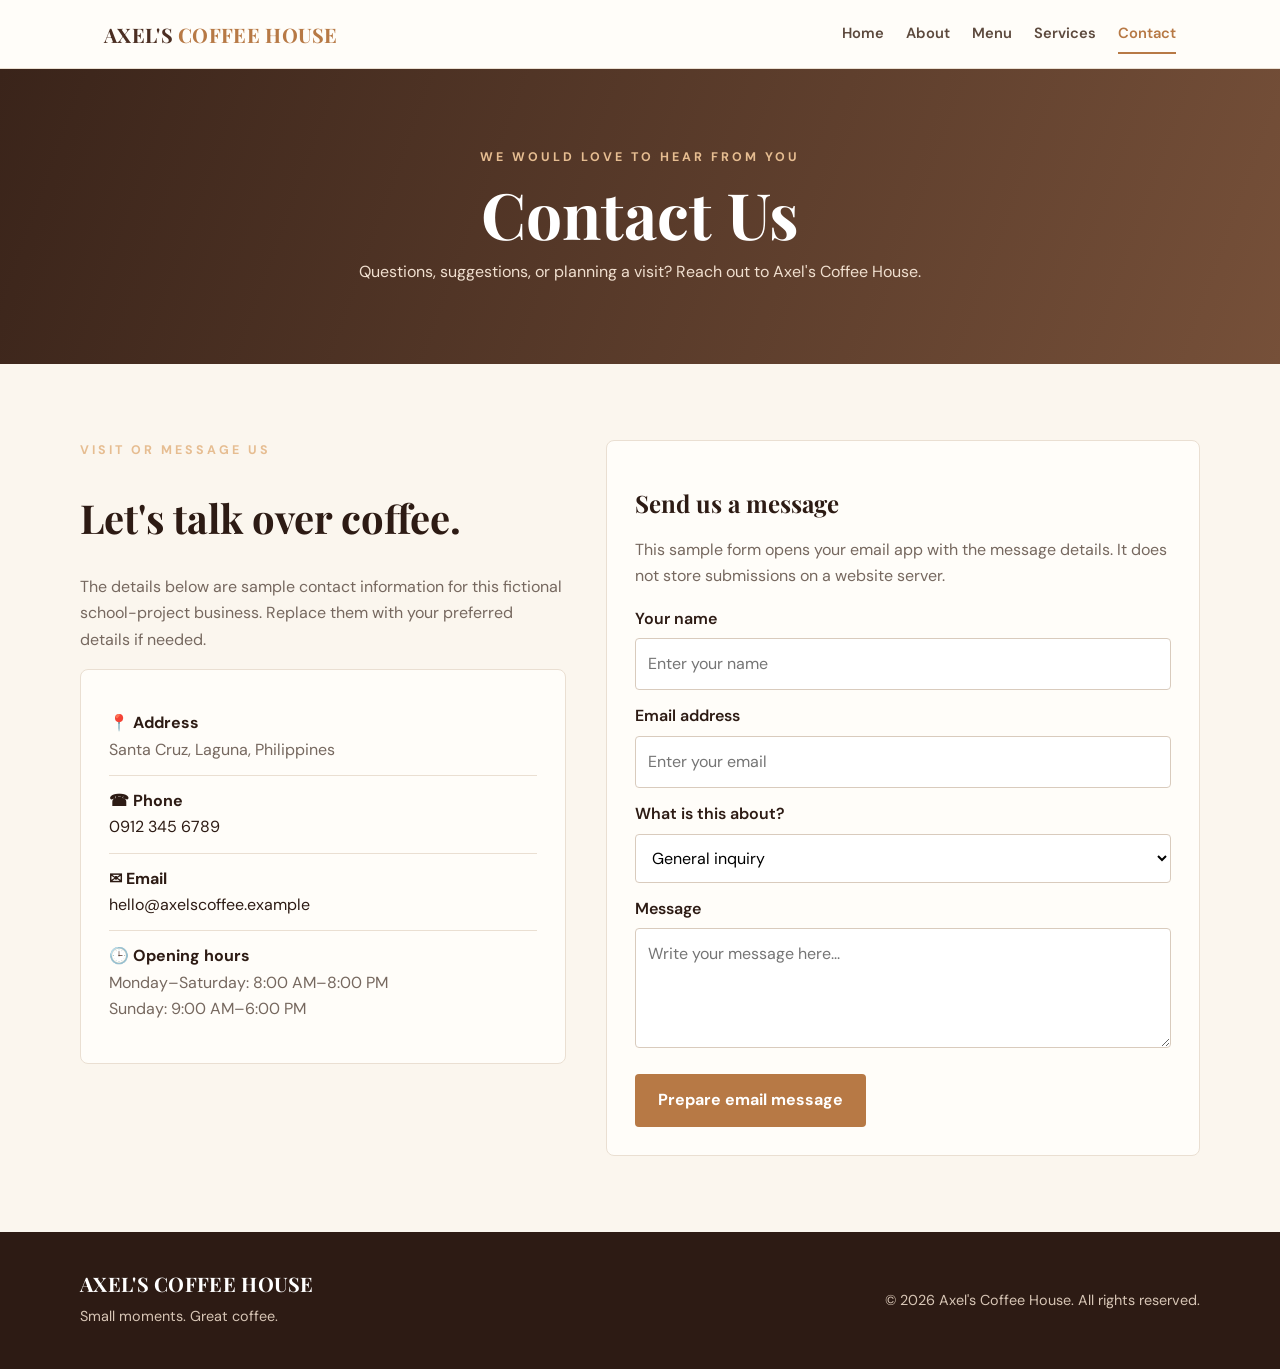
<file: contact.html>
<!DOCTYPE html>
<html lang="en"><head><meta charset="UTF-8"><meta name="viewport" content="width=device-width, initial-scale=1.0"><title>Contact | Axel's Coffee House</title><link rel="stylesheet" href="style.css"></head>
<body>
<header class="site-header"><div class="nav-wrap"><a class="brand" href="index.html">AXEL'S <span>COFFEE HOUSE</span></a><nav><a href="index.html">Home</a><a href="about.html">About</a><a href="products.html">Menu</a><a href="services.html">Services</a><a class="active" href="contact.html">Contact</a></nav></div></header>
<main><section class="page-hero"><div class="container"><div class="eyebrow">We would love to hear from you</div><h1>Contact Us</h1><p>Questions, suggestions, or planning a visit? Reach out to Axel's Coffee House.</p></div></section>
<section class="section"><div class="container contact-layout">
<div><div class="eyebrow">Visit or message us</div><h2 style="font-size:2.5rem">Let's talk over coffee.</h2><p class="muted">The details below are sample contact information for this fictional school-project business. Replace them with your preferred details if needed.</p>
<div class="contact-card">
<div class="contact-line"><strong>📍 Address</strong><br><span class="muted">Santa Cruz, Laguna, Philippines</span></div>
<div class="contact-line"><strong>☎ Phone</strong><br><a href="tel:+639123456789">0912 345 6789</a></div>
<div class="contact-line"><strong>✉ Email</strong><br><a href="mailto:hello@axelscoffee.example">hello@axelscoffee.example</a></div>
<div class="contact-line"><strong>🕒 Opening hours</strong><br><span class="muted">Monday–Saturday: 8:00 AM–8:00 PM<br>Sunday: 9:00 AM–6:00 PM</span></div>
</div></div>
<div class="contact-card"><h2>Send us a message</h2><p class="muted">This sample form opens your email app with the message details. It does not store submissions on a website server.</p>
<form action="mailto:hello@axelscoffee.example" method="post" enctype="text/plain">
<label for="name">Your name</label><input id="name" name="Name" type="text" placeholder="Enter your name" required>
<label for="email">Email address</label><input id="email" name="Email" type="email" placeholder="Enter your email" required>
<label for="topic">What is this about?</label><select id="topic" name="Topic"><option>General inquiry</option><option>Menu question</option><option>Small gathering</option><option>Feedback</option></select>
<label for="message">Message</label><textarea id="message" name="Message" placeholder="Write your message here..." required></textarea>
<button class="button" type="submit">Prepare email message</button>
</form></div>
</div></section></main>
<footer class="site-footer"><div class="container footer-wrap"><div><a class="brand" href="index.html" style="color:#fff">AXEL'S COFFEE HOUSE</a><p>Small moments. Great coffee.</p></div><p>© 2026 Axel's Coffee House. All rights reserved.</p></div></footer>
</body></html>
</file>
<file: style.css>
@import url('https://fonts.googleapis.com/css2?family=DM+Sans:wght@400;500;600;700&family=Playfair+Display:wght@600;700&display=swap');

:root {
  --coffee: #4b2e22;
  --coffee-dark: #2d1b14;
  --caramel: #b77945;
  --cream: #fbf6ee;
  --paper: #fffdf9;
  --muted: #76685f;
  --line: #eadfd2;
}
* { box-sizing: border-box; }
html { scroll-behavior: smooth; }
body { margin: 0; font-family: 'DM Sans', Arial, sans-serif; color: var(--coffee-dark); background: var(--cream); line-height: 1.65; }
a { color: inherit; text-decoration: none; }
img { max-width: 100%; display: block; }
.site-header { background: rgba(255,253,249,.97); border-bottom: 1px solid var(--line); position: sticky; top: 0; z-index: 10; }
.nav-wrap { max-width: 1120px; margin: auto; padding: 14px 24px; display: flex; justify-content: space-between; align-items: center; gap: 24px; }
.brand { font-family: 'Playfair Display', Georgia, serif; font-size: 1.25rem; font-weight: 700; color: var(--coffee); letter-spacing: .3px; }
.brand span { color: var(--caramel); }
nav { display: flex; gap: 22px; flex-wrap: wrap; }
nav a { font-size: .92rem; font-weight: 600; color: #5d4a3e; padding: 7px 0; border-bottom: 2px solid transparent; }
nav a:hover, nav a.active { color: var(--caramel); border-color: var(--caramel); }
.container { width: min(1120px, calc(100% - 48px)); margin: auto; }
.hero { min-height: 560px; display: grid; align-items: center; background: linear-gradient(90deg, rgba(35,21,15,.82), rgba(35,21,15,.18)), url('https://images.unsplash.com/photo-1442512595331-e89e73853f31?auto=format&fit=crop&w=1800&q=85') center/cover; color: white; }
.hero-content { max-width: 650px; padding: 90px 0; }
.eyebrow { text-transform: uppercase; letter-spacing: 3px; font-size: .78rem; font-weight: 700; color: #e6bd91; }
h1, h2, h3 { font-family: 'Playfair Display', Georgia, serif; line-height: 1.18; }
.hero h1 { font-size: clamp(2.8rem, 6vw, 5rem); margin: 15px 0; }
.hero p { max-width: 520px; font-size: 1.08rem; color: #f5e9dc; }
.button { display: inline-block; margin-top: 18px; padding: 13px 23px; border-radius: 4px; background: var(--caramel); color: white; font-weight: 700; transition: .2s; }
.button:hover { background: #945d32; transform: translateY(-2px); }
.button.outline { background: transparent; border: 1px solid var(--caramel); color: var(--coffee); }
.section { padding: 76px 0; }
.section-heading { text-align: center; max-width: 650px; margin: 0 auto 38px; }
.section-heading h2 { font-size: clamp(2rem, 4vw, 3rem); margin: 8px 0 12px; }
.section-heading p, .muted { color: var(--muted); }
.cards { display: grid; grid-template-columns: repeat(3, 1fr); gap: 24px; }
.card { background: var(--paper); border: 1px solid var(--line); border-radius: 8px; overflow: hidden; box-shadow: 0 8px 25px rgba(65,39,24,.05); }
.card img { width: 100%; height: 220px; object-fit: cover; }
.card-body { padding: 22px; }
.card h3 { font-size: 1.35rem; margin: 0 0 8px; }
.price { color: var(--caramel); font-weight: 700; }
.split { display: grid; grid-template-columns: 1fr 1fr; gap: 54px; align-items: center; }
.split img { width: 100%; height: 420px; object-fit: cover; border-radius: 8px; }
.split h2 { font-size: clamp(2rem, 4vw, 3rem); margin: 10px 0 18px; }
.page-hero { padding: 78px 0; background: linear-gradient(110deg, #3a241a, #765039); color: white; text-align: center; }
.page-hero h1 { font-size: clamp(2.5rem, 5vw, 4rem); margin: 8px 0; }
.page-hero p { color: #f0dfcf; max-width: 620px; margin: auto; }
.menu-grid { display: grid; grid-template-columns: repeat(2, 1fr); gap: 14px 34px; }
.menu-item { display: flex; justify-content: space-between; gap: 18px; padding: 18px 0; border-bottom: 1px solid var(--line); }
.menu-item h3 { font-family: 'DM Sans', Arial, sans-serif; font-size: 1rem; margin: 0 0 4px; }
.menu-item p { margin: 0; color: var(--muted); font-size: .9rem; }
.menu-item strong { color: var(--caramel); white-space: nowrap; }
.info-grid { display: grid; grid-template-columns: repeat(3, 1fr); gap: 20px; }
.info-box { padding: 28px; background: var(--paper); border: 1px solid var(--line); border-radius: 8px; }
.info-box .icon { font-size: 1.8rem; }
.info-box h3 { margin: 12px 0 8px; }
.contact-layout { display: grid; grid-template-columns: .9fr 1.1fr; gap: 40px; }
.contact-card { background: var(--paper); border: 1px solid var(--line); padding: 28px; border-radius: 8px; }
.contact-line { padding: 12px 0; border-bottom: 1px solid var(--line); }
.contact-line:last-child { border: 0; }
form label { display: block; font-weight: 600; margin: 13px 0 6px; }
input, textarea, select { width: 100%; padding: 12px; border: 1px solid #d9cbbd; border-radius: 4px; background: white; font: inherit; }
textarea { min-height: 120px; resize: vertical; }
input:focus, textarea:focus, select:focus { outline: 2px solid #d6a879; border-color: var(--caramel); }
form button { border: 0; cursor: pointer; font: inherit; }
.notice { background: #f3e8d9; padding: 15px 18px; border-left: 4px solid var(--caramel); color: #5d4433; border-radius: 4px; }
.site-footer { background: var(--coffee-dark); color: #f5e9dc; padding: 35px 0; }
.footer-wrap { display: flex; justify-content: space-between; gap: 20px; align-items: center; flex-wrap: wrap; }
.site-footer p { margin: 5px 0; color: #d7c5b5; font-size: .9rem; }
.site-footer a { color: #e6bd91; }
@media (max-width: 760px) {
  .nav-wrap { align-items: flex-start; flex-direction: column; gap: 8px; }
  nav { gap: 14px; }
  .cards, .info-grid, .split, .contact-layout, .menu-grid { grid-template-columns: 1fr; }
  .hero { min-height: 500px; }
  .section { padding: 54px 0; }
  .split { gap: 25px; }
  .split img { height: 300px; }
}
</file>
